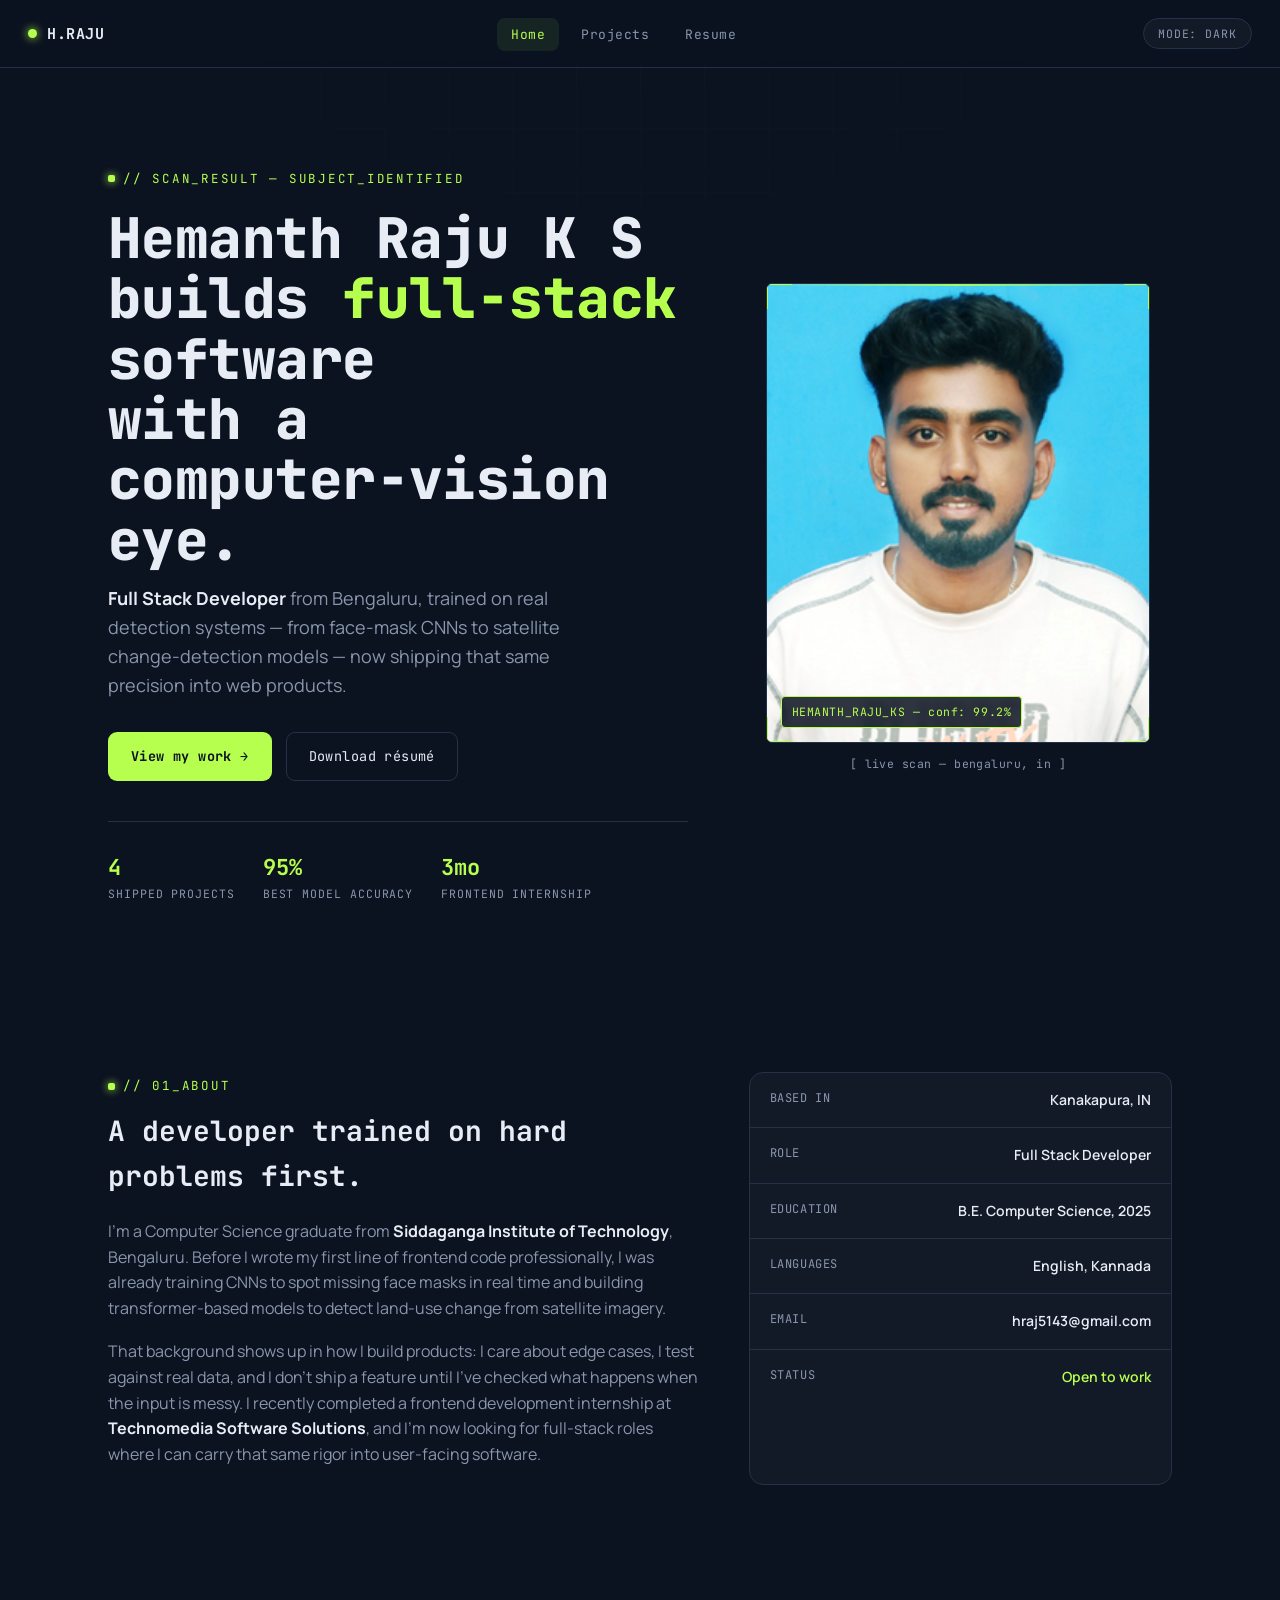
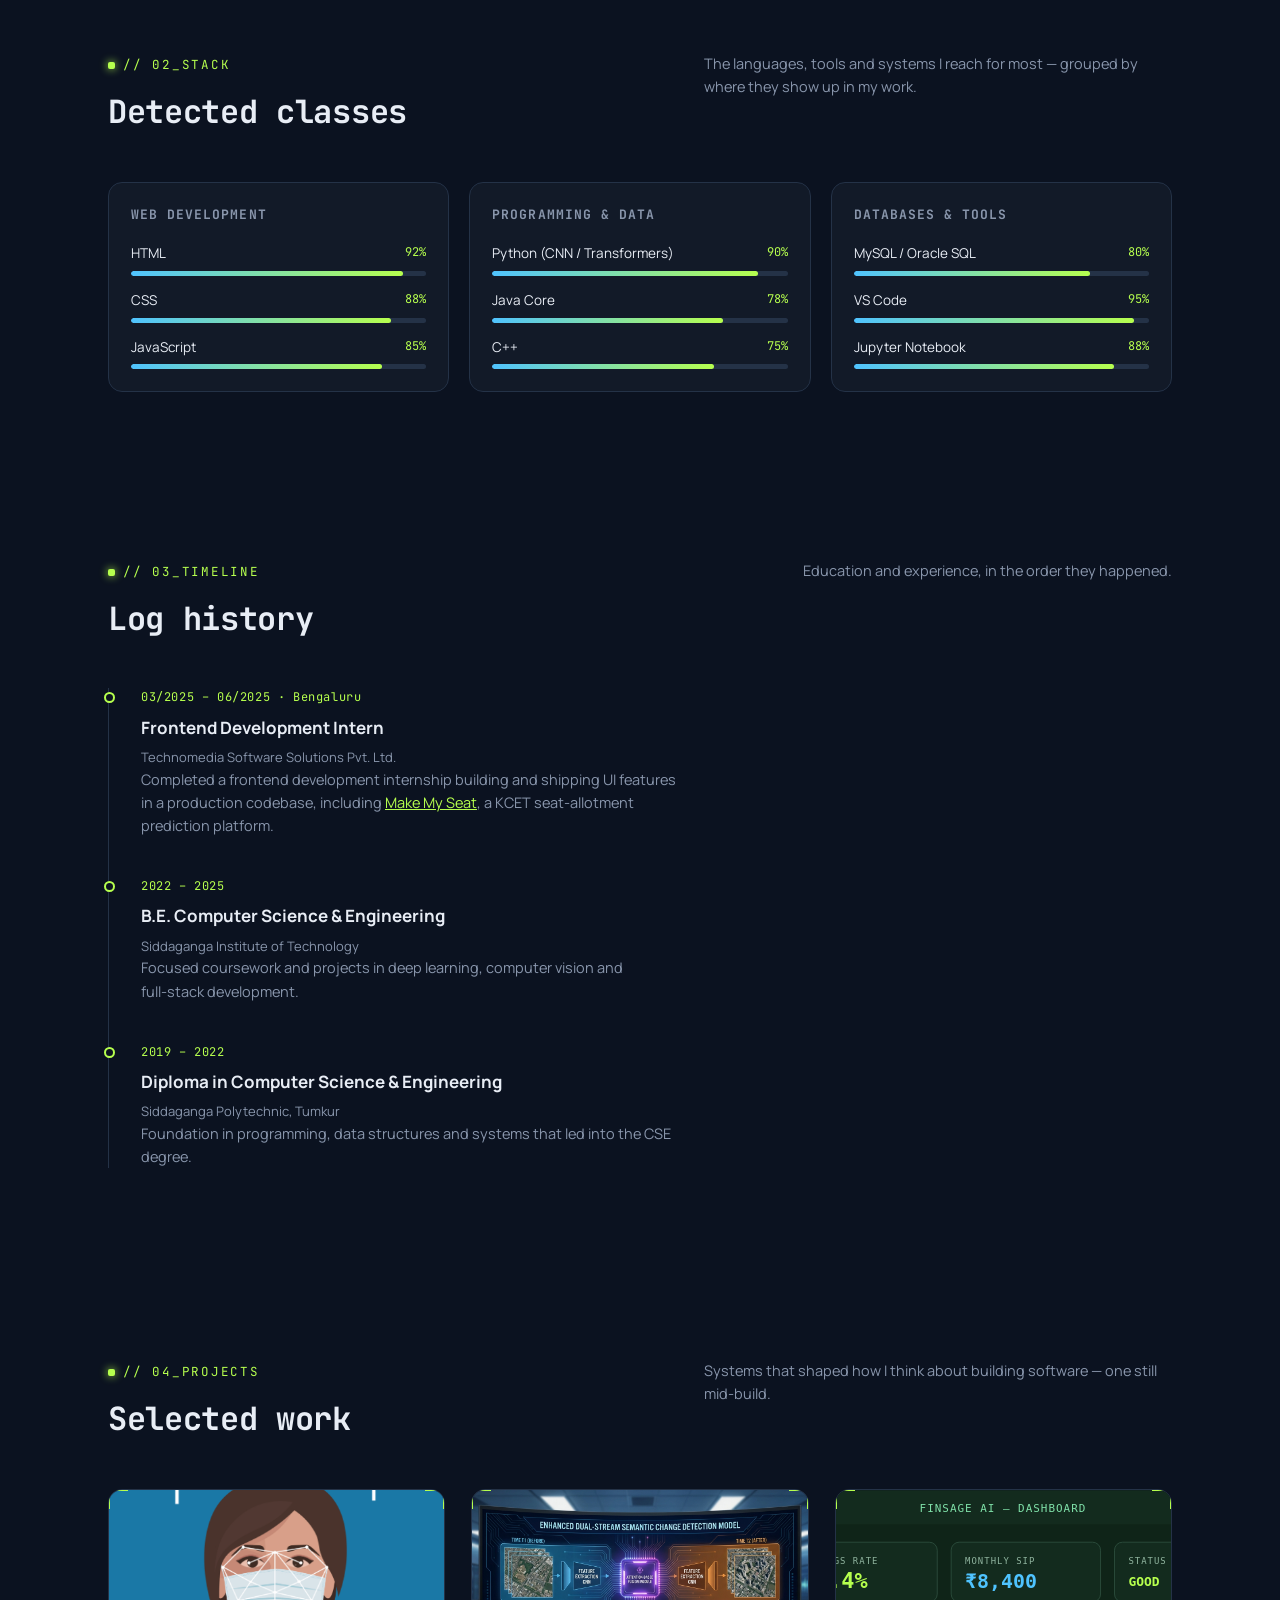
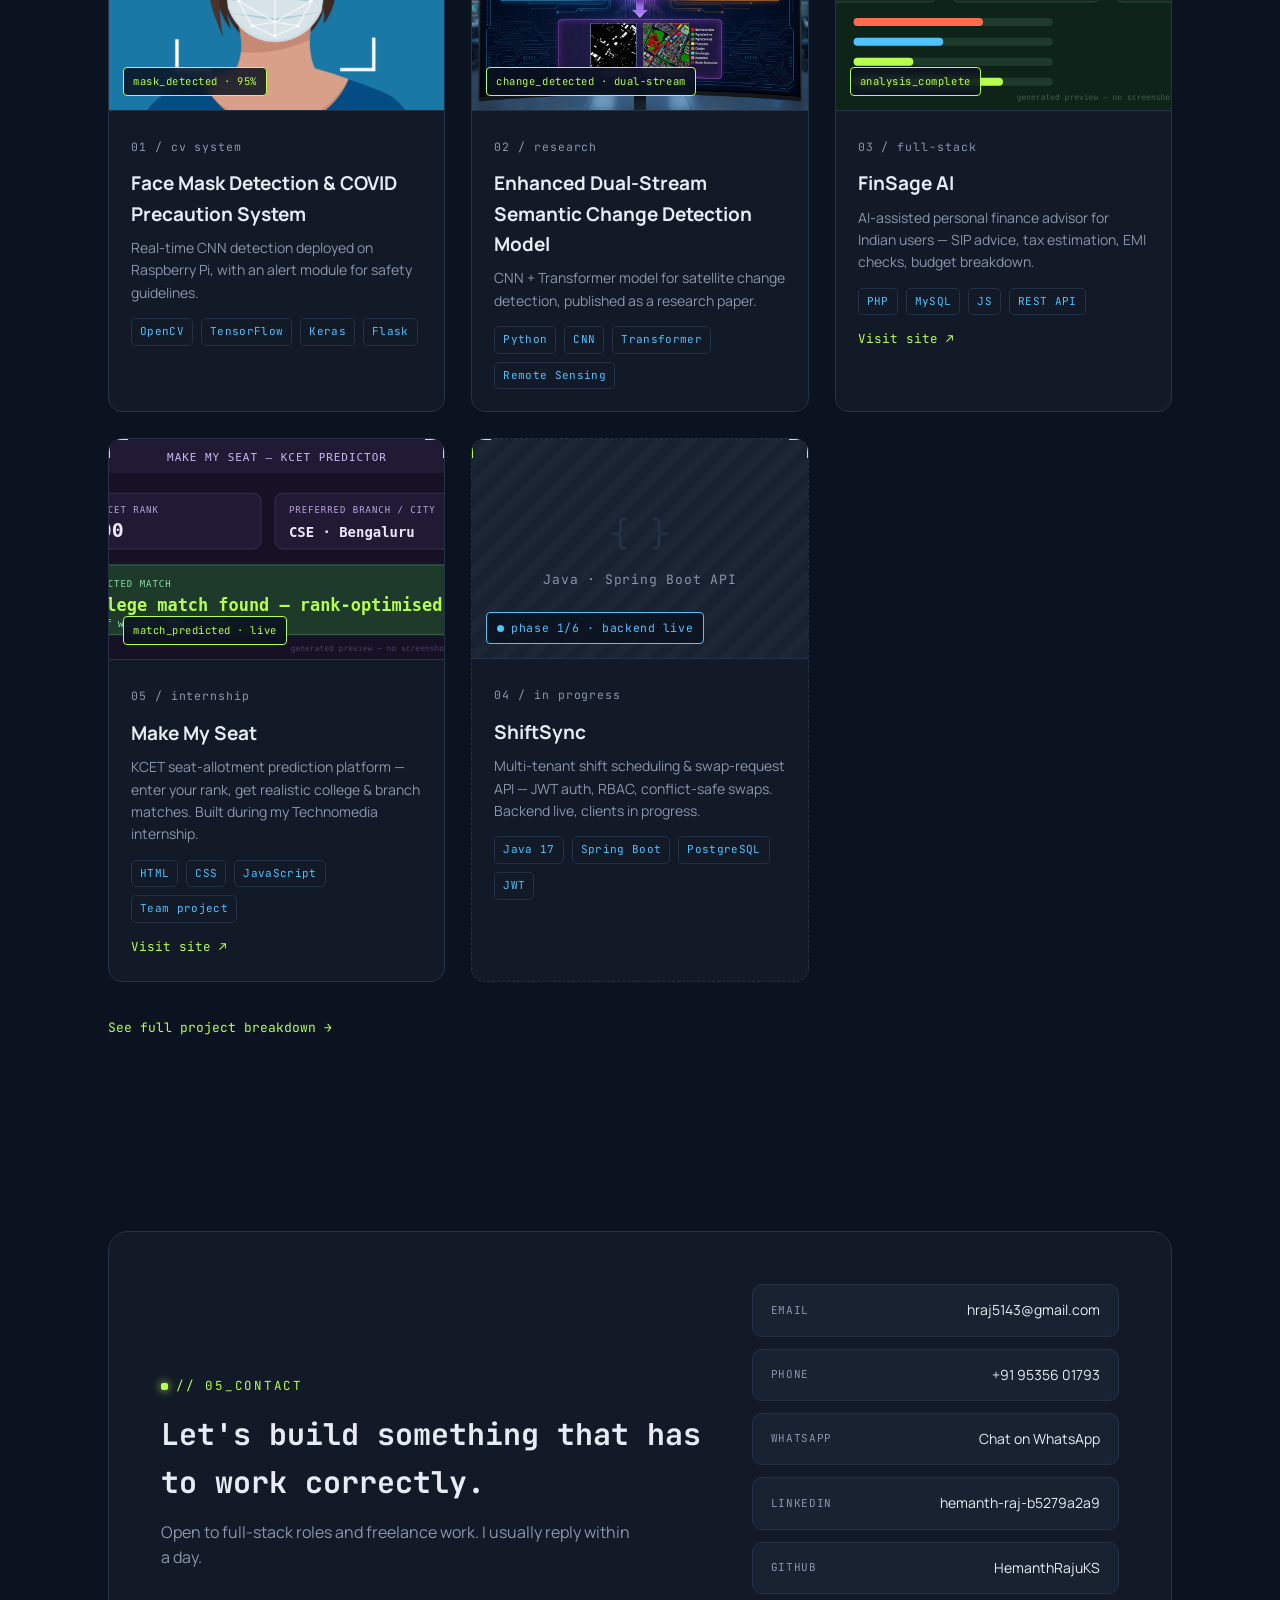
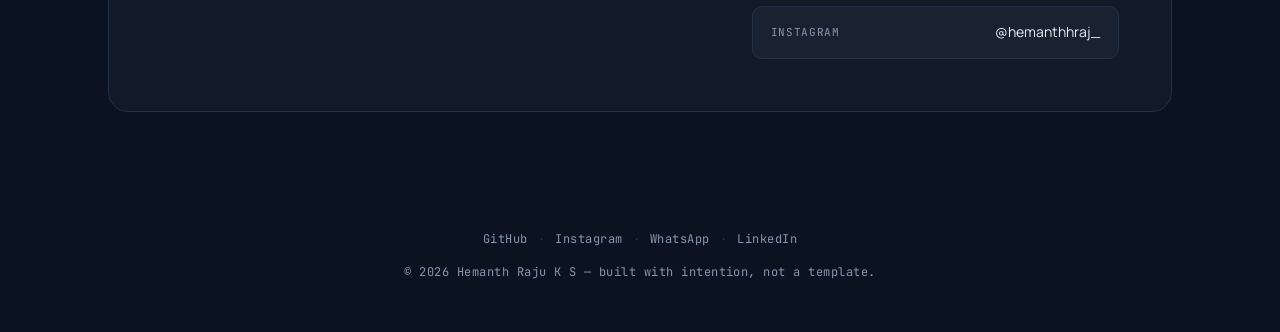
<file: index.html>
<!DOCTYPE html>
<html lang="en">
<head>
<meta charset="UTF-8">
<meta name="viewport" content="width=device-width, initial-scale=1.0">
<title>Hemanth Raju K S — Full Stack Developer</title>
<meta name="description" content="Portfolio of Hemanth Raju K S — Full Stack Developer with a background in computer vision and deep learning.">
<link rel="stylesheet" href="style.css">
<script defer src="script.js"></script>
</head>
<body>

<nav>
  <a href="index.html" class="brand"><span class="dot"></span>H.RAJU</a>
  <ul>
    <li><a href="index.html">Home</a></li>
    <li><a href="projects.html">Projects</a></li>
    <li><a href="resume.html">Resume</a></li>
  </ul>
  <div class="nav-right">
    <button id="modeToggle" onclick="toggleMode()">MODE: DARK</button>
  </div>
</nav>

<!-- ============ HERO ============ -->
<header class="hero">
  <div class="wrap hero-grid">
    <div class="hero-copy">
      <span class="tag">// scan_result — subject_identified</span>
      <h1>Hemanth Raju K S<br>builds <span>full‑stack</span> software<br>with a computer‑vision eye.</h1>
      <p class="hero-role">
        <strong>Full Stack Developer</strong> from Bengaluru, trained on real detection systems —
        from face‑mask CNNs to satellite change‑detection models — now shipping that same
        precision into web products.
      </p>
      <div class="hero-actions">
        <a href="projects.html" class="btn btn-primary">View my work →</a>
        <a href="HEMANTH-RAJU-KS-Resume.pdf" class="btn btn-ghost" download>Download résumé</a>
      </div>
      <div class="hero-meta">
        <div><div class="num">4</div><div class="lbl">Shipped projects</div></div>
        <div><div class="num">95%</div><div class="lbl">Best model accuracy</div></div>
        <div><div class="num">3mo</div><div class="lbl">Frontend internship</div></div>
      </div>
    </div>

    <div class="viewport">
      <div class="viewport-frame">
        <span class="corner tl"></span>
        <span class="corner tr"></span>
        <span class="corner bl"></span>
        <span class="corner br"></span>
        <span class="scanline"></span>
        <img src="images/profile.jpeg" alt="Portrait of Hemanth Raju K S">
        <span class="detect-tag">HEMANTH_RAJU_KS — conf: 99.2%</span>
      </div>
      <p class="viewport-caption">[ live scan — bengaluru, in ]</p>
    </div>
  </div>
</header>

<!-- ============ ABOUT ============ -->
<section id="about">
  <div class="wrap about-grid">
    <div class="reveal">
      <span class="tag">// 01_about</span>
      <h2 style="font-family:var(--mono); font-size:28px; margin:12px 0 20px;">A developer trained on hard problems first.</h2>
      <div class="about-text">
        <p>
          I'm a Computer Science graduate from <strong>Siddaganga Institute of Technology</strong>,
          Bengaluru. Before I wrote my first line of frontend code professionally, I was already
          training CNNs to spot missing face masks in real time and building transformer‑based
          models to detect land‑use change from satellite imagery.
        </p>
        <p>
          That background shows up in how I build products: I care about edge cases, I test against
          real data, and I don't ship a feature until I've checked what happens when the input is
          messy. I recently completed a frontend development internship at
          <strong>Technomedia Software Solutions</strong>, and I'm now looking for full‑stack roles
          where I can carry that same rigor into user‑facing software.
        </p>
      </div>
    </div>
    <div class="fact-list reveal">
      <div><span class="k">Based in</span><span class="v">Kanakapura, IN</span></div>
      <div><span class="k">Role</span><span class="v">Full Stack Developer</span></div>
      <div><span class="k">Education</span><span class="v">B.E. Computer Science, 2025</span></div>
      <div><span class="k">Languages</span><span class="v">English, Kannada</span></div>
      <div><span class="k">Email</span><span class="v">hraj5143@gmail.com</span></div>
      <div><span class="k">Status</span><span class="v" style="color:var(--detect)">Open to work</span></div>
    </div>
  </div>
</section>

<!-- ============ SKILLS ============ -->
<section id="skills" class="tight">
  <div class="wrap">
    <div class="section-head reveal">
      <div>
        <span class="tag">// 02_stack</span>
        <h2>Detected classes</h2>
      </div>
      <p class="section-sub">The languages, tools and systems I reach for most — grouped by where they show up in my work.</p>
    </div>

    <div class="skill-groups">
      <div class="skill-card reveal">
        <h3>Web Development</h3>
        <div class="skill-row"><div class="top"><span>HTML</span><span>92%</span></div><div class="bar"><i style="width:92%"></i></div></div>
        <div class="skill-row"><div class="top"><span>CSS</span><span>88%</span></div><div class="bar"><i style="width:88%"></i></div></div>
        <div class="skill-row"><div class="top"><span>JavaScript</span><span>85%</span></div><div class="bar"><i style="width:85%"></i></div></div>
      </div>

      <div class="skill-card reveal">
        <h3>Programming &amp; Data</h3>
        <div class="skill-row"><div class="top"><span>Python (CNN / Transformers)</span><span>90%</span></div><div class="bar"><i style="width:90%"></i></div></div>
        <div class="skill-row"><div class="top"><span>Java Core</span><span>78%</span></div><div class="bar"><i style="width:78%"></i></div></div>
        <div class="skill-row"><div class="top"><span>C++</span><span>75%</span></div><div class="bar"><i style="width:75%"></i></div></div>
      </div>

      <div class="skill-card reveal">
        <h3>Databases &amp; Tools</h3>
        <div class="skill-row"><div class="top"><span>MySQL / Oracle SQL</span><span>80%</span></div><div class="bar"><i style="width:80%"></i></div></div>
        <div class="skill-row"><div class="top"><span>VS Code</span><span>95%</span></div><div class="bar"><i style="width:95%"></i></div></div>
        <div class="skill-row"><div class="top"><span>Jupyter Notebook</span><span>88%</span></div><div class="bar"><i style="width:88%"></i></div></div>
      </div>
    </div>
  </div>
</section>

<!-- ============ EXPERIENCE / TIMELINE ============ -->
<section id="experience">
  <div class="wrap">
    <div class="section-head reveal">
      <div>
        <span class="tag">// 03_timeline</span>
        <h2>Log history</h2>
      </div>
      <p class="section-sub">Education and experience, in the order they happened.</p>
    </div>

    <div class="timeline reveal">
      <div class="tl-item">
        <div class="tl-time">03/2025 – 06/2025 · Bengaluru</div>
        <h3>Frontend Development Intern</h3>
        <p class="place">Technomedia Software Solutions Pvt. Ltd.</p>
        <p>Completed a frontend development internship building and shipping UI features in a production codebase, including <a href="https://makemyseat.technomediasoft.com/" target="_blank" rel="noopener" style="color:var(--detect);">Make My Seat</a>, a KCET seat-allotment prediction platform.</p>
      </div>
      <div class="tl-item">
        <div class="tl-time">2022 – 2025</div>
        <h3>B.E. Computer Science &amp; Engineering</h3>
        <p class="place">Siddaganga Institute of Technology</p>
        <p>Focused coursework and projects in deep learning, computer vision and full‑stack development.</p>
      </div>
      <div class="tl-item">
        <div class="tl-time">2019 – 2022</div>
        <h3>Diploma in Computer Science &amp; Engineering</h3>
        <p class="place">Siddaganga Polytechnic, Tumkur</p>
        <p>Foundation in programming, data structures and systems that led into the CSE degree.</p>
      </div>
    </div>
  </div>
</section>

<!-- ============ PROJECTS PREVIEW ============ -->
<section id="work">
  <div class="wrap">
    <div class="section-head reveal">
      <div>
        <span class="tag">// 04_projects</span>
        <h2>Selected work</h2>
      </div>
      <p class="section-sub">Systems that shaped how I think about building software — one still mid-build.</p>
    </div>

    <div class="project-grid">
      <div class="project-card reveal" onclick="showProjectDetails('Face Mask Detection & COVID Precaution System', 'Real-time CNN-based detection system built with OpenCV and TensorFlow/Keras, deployed via Flask on a Raspberry Pi. Flags whether a person is wearing a mask and triggers a COVID precaution module with safety-guideline alerts when one is missing. Reached 95% accuracy on the test dataset.', 'mask_detected · conf 95%')">
        <div class="project-media">
          <span class="corner tl"></span>
          <span class="corner tr"></span>
          <span class="detect-tag">mask_detected · 95%</span>
          <img src="images/project-facemask.png" alt="Face mask detection system screenshot with bounding boxes">
        </div>
        <div class="project-body">
          <span class="index">01 / cv system</span>
          <h3>Face Mask Detection &amp; COVID Precaution System</h3>
          <p>Real-time CNN detection deployed on Raspberry Pi, with an alert module for safety guidelines.</p>
          <div class="stack-row">
            <span class="chip">OpenCV</span>
            <span class="chip">TensorFlow</span>
            <span class="chip">Keras</span>
            <span class="chip">Flask</span>
          </div>
        </div>
      </div>

      <div class="project-card reveal" onclick="showProjectDetails('Enhanced Dual-Stream Semantic Change Detection Model', 'A deep learning model combining CNN and Transformer architectures to detect change in satellite and aerial imagery — land-use shifts, urban growth, and more. Improved detection accuracy through extensive training and optimization on benchmark datasets, and formed the basis of a published research paper.', 'change_detected · dual-stream')">
        <div class="project-media">
          <span class="corner tl"></span>
          <span class="corner tr"></span>
          <span class="detect-tag">change_detected · dual-stream</span>
          <img src="images/project-satellite.jpg" alt="Satellite imagery change detection comparison">
        </div>
        <div class="project-body">
          <span class="index">02 / research</span>
          <h3>Enhanced Dual-Stream Semantic Change Detection Model</h3>
          <p>CNN + Transformer model for satellite change detection, published as a research paper.</p>
          <div class="stack-row">
            <span class="chip">Python</span>
            <span class="chip">CNN</span>
            <span class="chip">Transformer</span>
            <span class="chip">Remote Sensing</span>
          </div>
        </div>
      </div>

      <div class="project-card reveal" onclick="showProjectDetails('FinSage AI', 'A personal finance advisor web app built for Indian users. Users enter income and expenses and get a full financial health report: savings-rate status, overspend warnings, SIP and investment suggestions, income-tax estimation for FY 24-25 under both regimes, EMI/debt burden checks, and a colour-coded budget breakdown. Full auth (register/login), a MySQL-backed dashboard, and a JSON API endpoint for the analysis engine.', 'analysis_complete · php + mysql')">
        <div class="project-media">
          <span class="corner tl"></span>
          <span class="corner tr"></span>
          <span class="detect-tag">analysis_complete</span>
          <img src="images/project-finsage.svg" alt="FinSage AI dashboard mockup">
        </div>
        <div class="project-body">
          <span class="index">03 / full-stack</span>
          <h3>FinSage AI</h3>
          <p>AI-assisted personal finance advisor for Indian users — SIP advice, tax estimation, EMI checks, budget breakdown.</p>
          <div class="stack-row">
            <span class="chip">PHP</span>
            <span class="chip">MySQL</span>
            <span class="chip">JS</span>
            <span class="chip">REST API</span>
          </div>
          <a class="more-link project-visit" href="http://chaitrafinanceadvisor.free.nf" target="_blank" rel="noopener" onclick="event.stopPropagation()">Visit site ↗</a>
        </div>
      </div>

      <div class="project-card reveal" onclick="showProjectDetails('Make My Seat', 'A KCET (Karnataka CET) seat-allotment prediction platform, built as my capstone project during the frontend development internship at Technomedia Software Solutions. Students enter their CET rank plus a preferred branch and city, and the platform predicts realistic college matches based on historical cutoff data — so they can target the best-fit college for their rank instead of guessing. Live and in use by real KCET aspirants, built with a small team of students from Siddaganga Institute of Technology.', 'match_predicted · live')">
        <div class="project-media">
          <span class="corner tl"></span>
          <span class="corner tr"></span>
          <span class="detect-tag">match_predicted · live</span>
          <img src="images/project-makemyseat.svg" alt="Make My Seat KCET prediction platform mockup">
        </div>
        <div class="project-body">
          <span class="index">05 / internship</span>
          <h3>Make My Seat</h3>
          <p>KCET seat-allotment prediction platform — enter your rank, get realistic college &amp; branch matches. Built during my Technomedia internship.</p>
          <div class="stack-row">
            <span class="chip">HTML</span>
            <span class="chip">CSS</span>
            <span class="chip">JavaScript</span>
            <span class="chip">Team project</span>
          </div>
          <a class="more-link project-visit" href="https://makemyseat.technomediasoft.com/" target="_blank" rel="noopener" onclick="event.stopPropagation()">Visit site ↗</a>
        </div>
      </div>

      <div class="project-card processing reveal" onclick="showProjectDetails('ShiftSync', 'A multi-tenant staff scheduling and shift-swap platform, built as the shared backend for a future web app plus Android and iOS clients. Handles business + employee accounts with JWT auth and role-based access (Owner / Manager / Employee), shift creation with double-booking and max-hours-per-week prevention, and a full swap-request flow — request, claim, manager approve/reject — with conflict re-validation at approval time. Backend (Phase 1 of 6) is built on Java 17, Spring Boot, and PostgreSQL. Next up: a React + TypeScript frontend, then real-time updates and native mobile apps.', 'phase 1/6 · backend live')">
        <div class="project-media pending">
          <span class="corner tl"></span>
          <span class="corner tr"></span>
          <span class="status-processing"><span class="blip"></span>phase 1/6 · backend live</span>
          <div class="pending-glyph"><span class="big">{ }</span>Java · Spring Boot API</div>
        </div>
        <div class="project-body">
          <span class="index">04 / in progress</span>
          <h3>ShiftSync</h3>
          <p>Multi-tenant shift scheduling &amp; swap-request API — JWT auth, RBAC, conflict-safe swaps. Backend live, clients in progress.</p>
          <div class="stack-row">
            <span class="chip">Java 17</span>
            <span class="chip">Spring Boot</span>
            <span class="chip">PostgreSQL</span>
            <span class="chip">JWT</span>
          </div>
        </div>
      </div>
    </div>

    <p style="margin-top:32px;">
      <a href="projects.html" class="more-link">See full project breakdown →</a>
    </p>
  </div>
</section>

<!-- ============ CONTACT ============ -->
<section id="contact">
  <div class="wrap">
    <div class="contact-panel reveal">
      <div>
        <span class="tag">// 05_contact</span>
        <h2>Let's build something that has to work correctly.</h2>
        <p>Open to full-stack roles and freelance work. I usually reply within a day.</p>
      </div>
      <div class="contact-links">
        <a href="mailto:hraj5143@gmail.com"><span class="k">EMAIL</span> hraj5143@gmail.com</a>
        <a href="tel:+919535601793"><span class="k">PHONE</span> +91 95356 01793</a>
        <a href="https://wa.me/919535601793" target="_blank" rel="noopener"><span class="k">WHATSAPP</span> Chat on WhatsApp</a>
        <a href="https://linkedin.com/in/hemanth-raj-b5279a2a9" target="_blank" rel="noopener"><span class="k">LINKEDIN</span> hemanth-raj-b5279a2a9</a>
        <a href="https://github.com/HemanthRajuKS" target="_blank" rel="noopener"><span class="k">GITHUB</span> HemanthRajuKS</a>
        <a href="https://instagram.com/hemanthhraj_" target="_blank" rel="noopener"><span class="k">INSTAGRAM</span> @hemanthhraj_</a>
      </div>
    </div>
  </div>
</section>

<footer>
  <div class="footer-social">
    <a href="https://github.com/HemanthRajuKS" target="_blank" rel="noopener">GitHub</a>
    <span>·</span>
    <a href="https://instagram.com/hemanthhraj_" target="_blank" rel="noopener">Instagram</a>
    <span>·</span>
    <a href="https://wa.me/919535601793" target="_blank" rel="noopener">WhatsApp</a>
    <span>·</span>
    <a href="https://linkedin.com/in/hemanth-raj-b5279a2a9" target="_blank" rel="noopener">LinkedIn</a>
  </div>
  © 2026 Hemanth Raju K S — built with intention, not a template.
</footer>

<!-- Modal -->
<div id="projectModal" class="modal">
  <div class="modal-content">
    <span class="close" onclick="closeModal()">&times;</span>
    <span class="tag" id="modalTag">PROJECT</span>
    <h2 id="modalTitle"></h2>
    <p id="modalDescription"></p>
  </div>
</div>

</body>
</html>
</file>
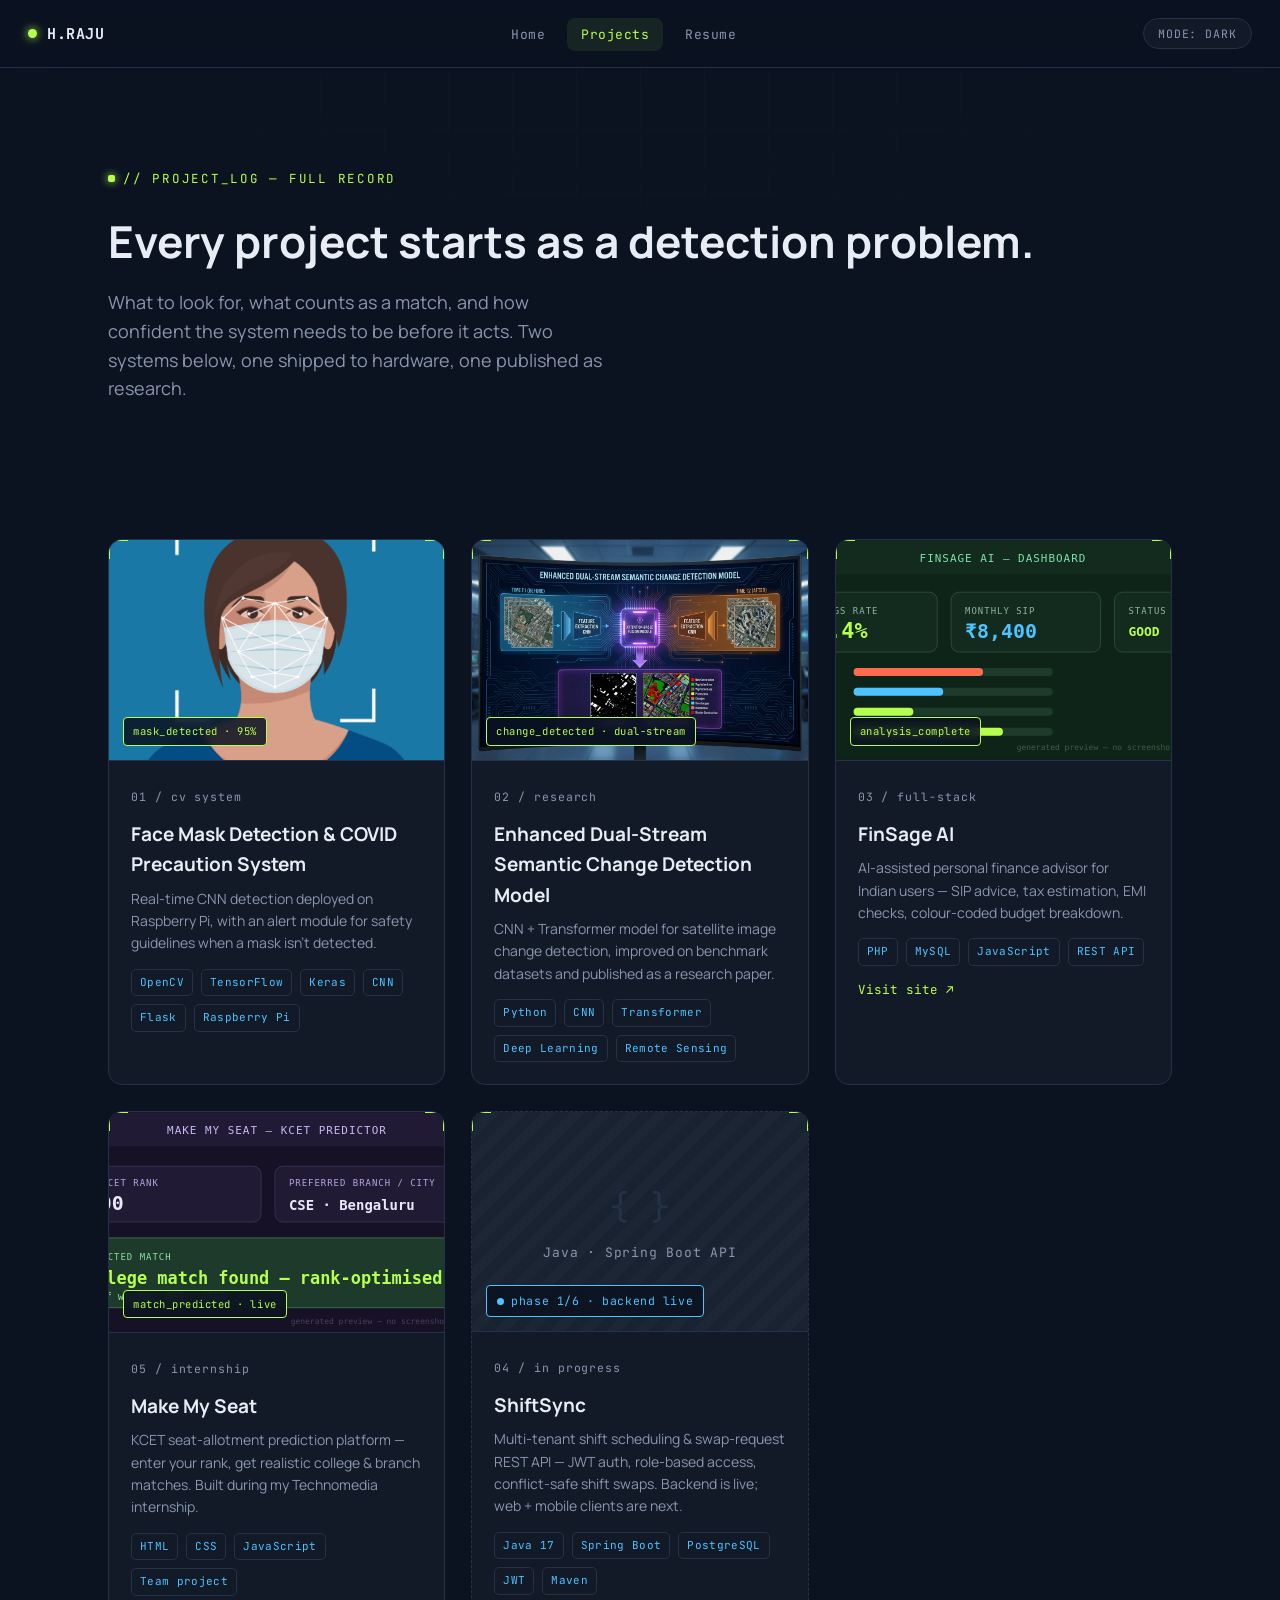
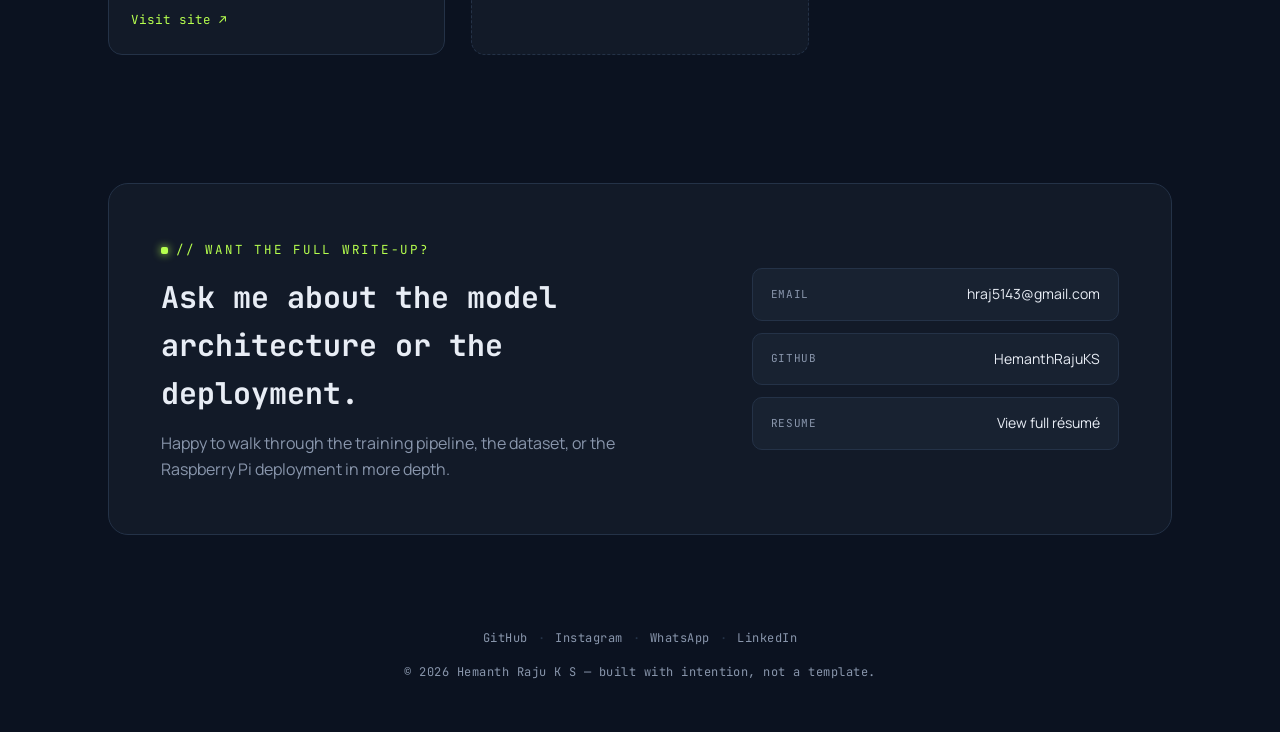
<file: projects.html>
<!DOCTYPE html>
<html lang="en">
<head>
<meta charset="UTF-8">
<meta name="viewport" content="width=device-width, initial-scale=1.0">
<title>Projects — Hemanth Raju K S</title>
<meta name="description" content="Selected computer-vision and full-stack projects by Hemanth Raju K S.">
<link rel="stylesheet" href="style.css">
<script defer src="script.js"></script>
</head>
<body>

<nav>
  <a href="index.html" class="brand"><span class="dot"></span>H.RAJU</a>
  <ul>
    <li><a href="index.html">Home</a></li>
    <li><a href="projects.html">Projects</a></li>
    <li><a href="resume.html">Resume</a></li>
  </ul>
  <div class="nav-right">
    <button id="modeToggle" onclick="toggleMode()">MODE: DARK</button>
  </div>
</nav>

<header class="hero" style="padding-bottom:40px;">
  <div class="wrap">
    <span class="tag">// project_log — full record</span>
    <h1 style="font-size:clamp(30px,4.5vw,44px); margin:16px 0 12px;">Every project starts as a detection problem.</h1>
    <p class="hero-role">What to look for, what counts as a match, and how confident the system needs to be before it acts. Two systems below, one shipped to hardware, one published as research.</p>
  </div>
</header>

<section class="tight">
  <div class="wrap">
    <div class="project-grid">

      <div class="project-card reveal" onclick="showProjectDetails('Face Mask Detection & COVID Precaution System', 'Real-time CNN-based detection system built with OpenCV and TensorFlow/Keras, deployed via Flask on a Raspberry Pi. The webcam feed is scored frame-by-frame to classify whether a person is wearing a mask. When a bare face is detected, a COVID precaution module triggers an alert and displays safety guidelines. The model reached 95% accuracy on the held-out test dataset.', 'mask_detected · conf 95%')">
        <div class="project-media">
          <span class="corner tl"></span>
          <span class="corner tr"></span>
          <span class="detect-tag">mask_detected · 95%</span>
          <img src="images/project-facemask.png" alt="Face mask detection system screenshot with bounding boxes">
        </div>
        <div class="project-body">
          <span class="index">01 / cv system</span>
          <h3>Face Mask Detection &amp; COVID Precaution System</h3>
          <p>Real-time CNN detection deployed on Raspberry Pi, with an alert module for safety guidelines when a mask isn't detected.</p>
          <div class="stack-row">
            <span class="chip">OpenCV</span>
            <span class="chip">TensorFlow</span>
            <span class="chip">Keras</span>
            <span class="chip">CNN</span>
            <span class="chip">Flask</span>
            <span class="chip">Raspberry Pi</span>
          </div>
        </div>
      </div>

      <div class="project-card reveal" onclick="showProjectDetails('Enhanced Dual-Stream Semantic Change Detection Model', 'A deep learning model combining CNN and Transformer architectures to detect change between paired satellite or aerial images — land-use shifts, urban growth, deforestation and more. Training and optimization on benchmark remote-sensing datasets improved detection accuracy over the baseline dual-stream approach, and the work was written up as a published research paper.', 'change_detected · dual-stream')">
        <div class="project-media">
          <span class="corner tl"></span>
          <span class="corner tr"></span>
          <span class="detect-tag">change_detected · dual-stream</span>
          <img src="images/project-satellite.jpg" alt="Satellite imagery change detection comparison">
        </div>
        <div class="project-body">
          <span class="index">02 / research</span>
          <h3>Enhanced Dual-Stream Semantic Change Detection Model</h3>
          <p>CNN + Transformer model for satellite image change detection, improved on benchmark datasets and published as a research paper.</p>
          <div class="stack-row">
            <span class="chip">Python</span>
            <span class="chip">CNN</span>
            <span class="chip">Transformer</span>
            <span class="chip">Deep Learning</span>
            <span class="chip">Remote Sensing</span>
          </div>
        </div>
      </div>

      <div class="project-card reveal" onclick="showProjectDetails('FinSage AI', 'A personal finance advisor web app built for Indian users. Users enter income and expenses and get a full financial health report: savings-rate status, overspend warnings, SIP and investment suggestions, income-tax estimation for FY 24-25 under both regimes, EMI/debt burden checks, and a colour-coded budget breakdown. Full auth (register/login), a MySQL-backed dashboard, and a JSON API endpoint for the analysis engine, deployable to a standard PHP host.', 'analysis_complete · php + mysql')">
        <div class="project-media">
          <span class="corner tl"></span>
          <span class="corner tr"></span>
          <span class="detect-tag">analysis_complete</span>
          <img src="images/project-finsage.svg" alt="FinSage AI dashboard mockup">
        </div>
        <div class="project-body">
          <span class="index">03 / full-stack</span>
          <h3>FinSage AI</h3>
          <p>AI-assisted personal finance advisor for Indian users — SIP advice, tax estimation, EMI checks, colour-coded budget breakdown.</p>
          <div class="stack-row">
            <span class="chip">PHP</span>
            <span class="chip">MySQL</span>
            <span class="chip">JavaScript</span>
            <span class="chip">REST API</span>
          </div>
          <a class="more-link project-visit" href="http://chaitrafinanceadvisor.free.nf" target="_blank" rel="noopener" onclick="event.stopPropagation()">Visit site ↗</a>
        </div>
      </div>

      <div class="project-card reveal" onclick="showProjectDetails('Make My Seat', 'A KCET (Karnataka CET) seat-allotment prediction platform, built as my capstone project during the frontend development internship at Technomedia Software Solutions. Students enter their CET rank plus a preferred branch and city, and the platform predicts realistic college matches based on historical cutoff data — so they can target the best-fit college for their rank instead of guessing. Live and in use by real KCET aspirants, built with a small team of students from Siddaganga Institute of Technology.', 'match_predicted · live')">
        <div class="project-media">
          <span class="corner tl"></span>
          <span class="corner tr"></span>
          <span class="detect-tag">match_predicted · live</span>
          <img src="images/project-makemyseat.svg" alt="Make My Seat KCET prediction platform mockup">
        </div>
        <div class="project-body">
          <span class="index">05 / internship</span>
          <h3>Make My Seat</h3>
          <p>KCET seat-allotment prediction platform — enter your rank, get realistic college &amp; branch matches. Built during my Technomedia internship.</p>
          <div class="stack-row">
            <span class="chip">HTML</span>
            <span class="chip">CSS</span>
            <span class="chip">JavaScript</span>
            <span class="chip">Team project</span>
          </div>
          <a class="more-link project-visit" href="https://makemyseat.technomediasoft.com/" target="_blank" rel="noopener" onclick="event.stopPropagation()">Visit site ↗</a>
        </div>
      </div>

      <div class="project-card processing reveal" onclick="showProjectDetails('ShiftSync', 'A multi-tenant staff scheduling and shift-swap platform, built as the shared backend for a future web app plus Android and iOS clients. Handles business + employee accounts with JWT auth and role-based access (Owner / Manager / Employee), shift creation with double-booking and max-hours-per-week prevention, and a full swap-request flow — request, claim, manager approve/reject — with conflict re-validation at approval time. Backend (Phase 1 of 6) is built on Java 17, Spring Boot, and PostgreSQL, with clean JSON error responses across validation, not-found, conflict, and auth failures. Next up: a React + TypeScript frontend, then WebSocket updates and native Android/iOS apps.', 'phase 1/6 · backend live')">
        <div class="project-media pending">
          <span class="corner tl"></span>
          <span class="corner tr"></span>
          <span class="status-processing"><span class="blip"></span>phase 1/6 · backend live</span>
          <div class="pending-glyph"><span class="big">{ }</span>Java · Spring Boot API</div>
        </div>
        <div class="project-body">
          <span class="index">04 / in progress</span>
          <h3>ShiftSync</h3>
          <p>Multi-tenant shift scheduling &amp; swap-request REST API — JWT auth, role-based access, conflict-safe shift swaps. Backend is live; web + mobile clients are next.</p>
          <div class="stack-row">
            <span class="chip">Java 17</span>
            <span class="chip">Spring Boot</span>
            <span class="chip">PostgreSQL</span>
            <span class="chip">JWT</span>
            <span class="chip">Maven</span>
          </div>
        </div>
      </div>

    </div>
  </div>
</section>

<section id="contact" class="tight">
  <div class="wrap">
    <div class="contact-panel reveal">
      <div>
        <span class="tag">// want the full write-up?</span>
        <h2>Ask me about the model architecture or the deployment.</h2>
        <p>Happy to walk through the training pipeline, the dataset, or the Raspberry Pi deployment in more depth.</p>
      </div>
      <div class="contact-links">
        <a href="mailto:hraj5143@gmail.com"><span class="k">EMAIL</span> hraj5143@gmail.com</a>
        <a href="https://github.com/HemanthRajuKS" target="_blank" rel="noopener"><span class="k">GITHUB</span> HemanthRajuKS</a>
        <a href="resume.html"><span class="k">RESUME</span> View full résumé</a>
      </div>
    </div>
  </div>
</section>

<footer>
  <div class="footer-social">
    <a href="https://github.com/HemanthRajuKS" target="_blank" rel="noopener">GitHub</a>
    <span>·</span>
    <a href="https://instagram.com/hemanthhraj_" target="_blank" rel="noopener">Instagram</a>
    <span>·</span>
    <a href="https://wa.me/919535601793" target="_blank" rel="noopener">WhatsApp</a>
    <span>·</span>
    <a href="https://linkedin.com/in/hemanth-raj-b5279a2a9" target="_blank" rel="noopener">LinkedIn</a>
  </div>
  © 2026 Hemanth Raju K S — built with intention, not a template.
</footer>

<!-- Modal -->
<div id="projectModal" class="modal">
  <div class="modal-content">
    <span class="close" onclick="closeModal()">&times;</span>
    <span class="tag" id="modalTag">PROJECT</span>
    <h2 id="modalTitle"></h2>
    <p id="modalDescription"></p>
  </div>
</div>

</body>
</html>
</file>
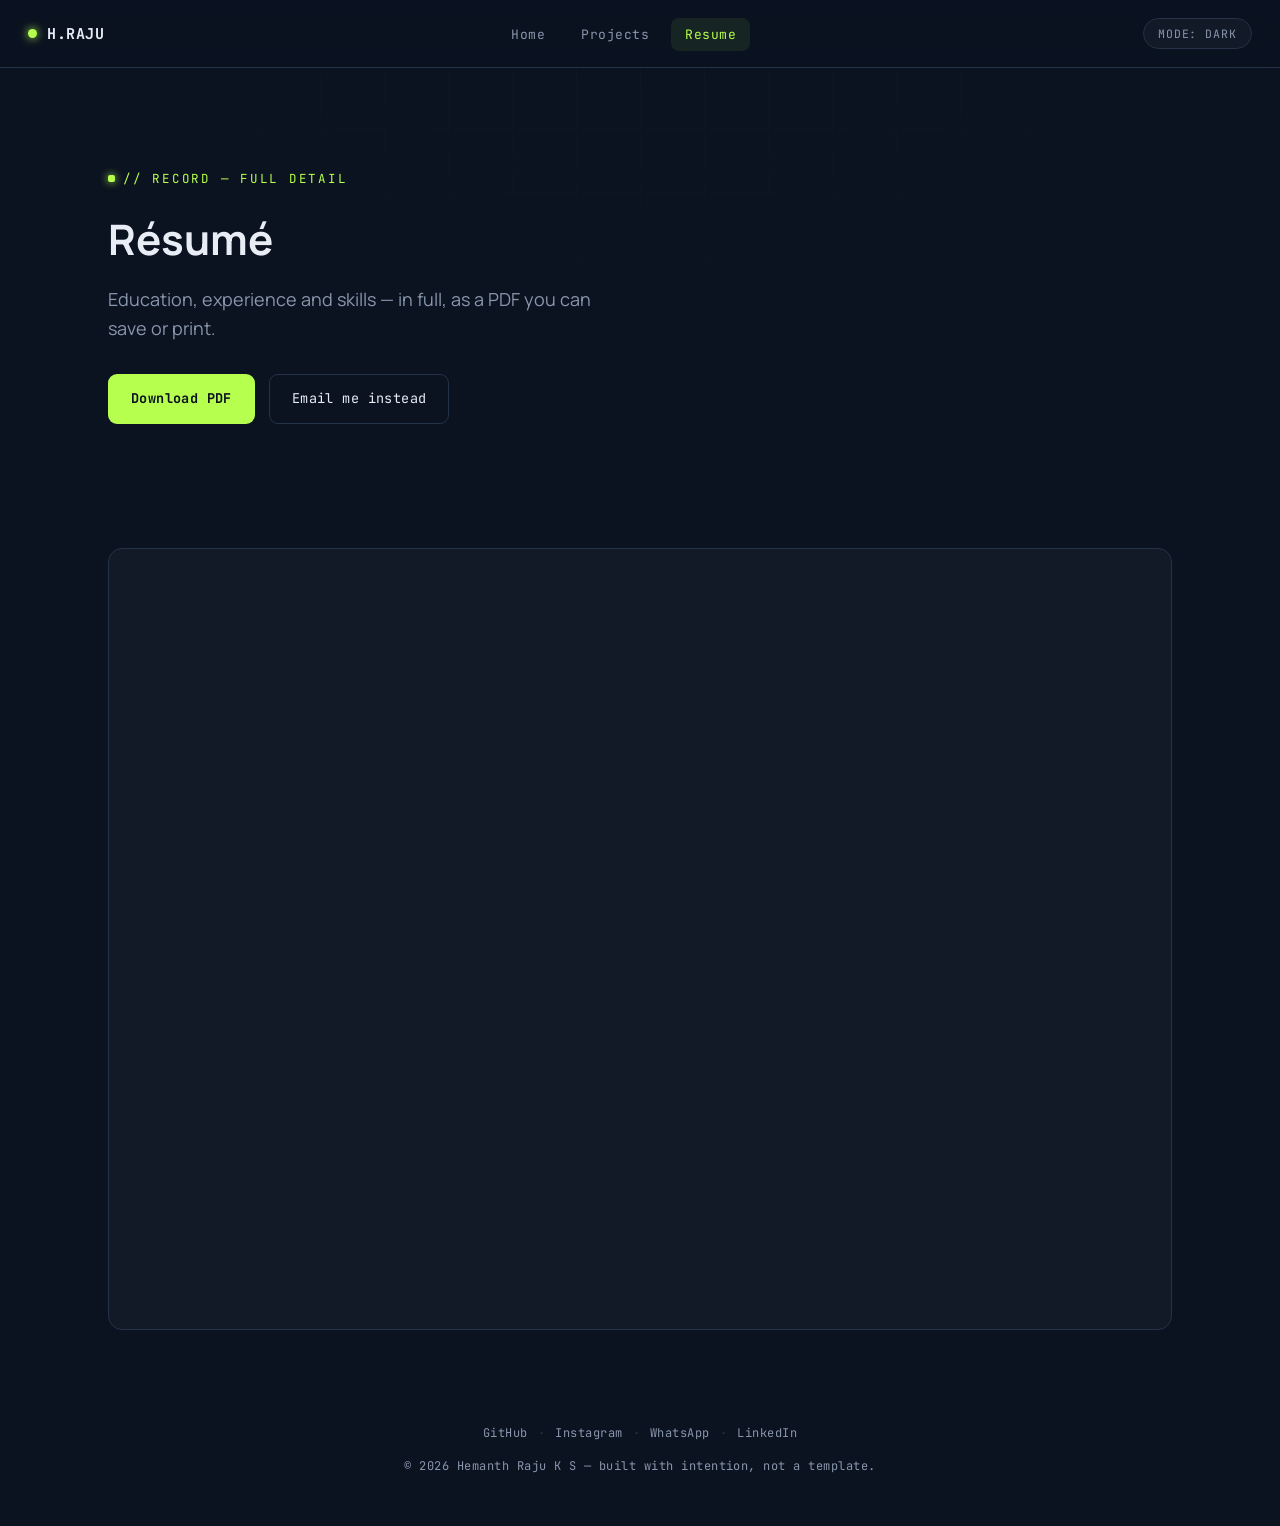
<file: resume.html>
<!DOCTYPE html>
<html lang="en">
<head>
<meta charset="UTF-8">
<meta name="viewport" content="width=device-width, initial-scale=1.0">
<title>Résumé — Hemanth Raju K S</title>
<meta name="description" content="Résumé of Hemanth Raju K S — Full Stack Developer.">
<link rel="stylesheet" href="style.css">
<script defer src="script.js"></script>
</head>
<body>

<nav>
  <a href="index.html" class="brand"><span class="dot"></span>H.RAJU</a>
  <ul>
    <li><a href="index.html">Home</a></li>
    <li><a href="projects.html">Projects</a></li>
    <li><a href="resume.html">Resume</a></li>
  </ul>
  <div class="nav-right">
    <button id="modeToggle" onclick="toggleMode()">MODE: DARK</button>
  </div>
</nav>

<header class="hero" style="padding-bottom:32px;">
  <div class="wrap">
    <span class="tag">// record — full detail</span>
    <h1 style="font-size:clamp(28px,4.5vw,42px); margin:16px 0 12px;">Résumé</h1>
    <p class="hero-role">Education, experience and skills — in full, as a PDF you can save or print.</p>
    <div class="resume-actions">
      <a href="HEMANTH-RAJU-KS-Resume.pdf" class="btn btn-primary" download>Download PDF</a>
      <a href="mailto:hraj5143@gmail.com" class="btn btn-ghost">Email me instead</a>
    </div>
  </div>
</header>

<section class="tight">
  <div class="wrap">
    <div class="resume-frame reveal">
      <iframe src="HEMANTH-RAJU-KS-Resume.pdf" title="Hemanth Raju K S résumé"></iframe>
    </div>
  </div>
</section>

<footer>
  <div class="footer-social">
    <a href="https://github.com/HemanthRajuKS" target="_blank" rel="noopener">GitHub</a>
    <span>·</span>
    <a href="https://instagram.com/hemanthhraj_" target="_blank" rel="noopener">Instagram</a>
    <span>·</span>
    <a href="https://wa.me/919535601793" target="_blank" rel="noopener">WhatsApp</a>
    <span>·</span>
    <a href="https://linkedin.com/in/hemanth-raj-b5279a2a9" target="_blank" rel="noopener">LinkedIn</a>
  </div>
  © 2026 Hemanth Raju K S — built with intention, not a template.
</footer>

</body>
</html>
</file>
<file: style.css>
/* =========================================================
   TOKENS
   Palette:
     --void      #0B1220  base background (deep slate-navy, not pure black)
     --panel     #121A28  card / panel surface
     --panel-2   #182231  raised surface (hover, modal)
     --line      #26334A  hairline borders
     --ink       #E8EDF5  primary text
     --ink-dim   #8996AC  secondary text
     --detect    #B6FF4E  primary accent — "positive detection" lime
     --alert     #FF6B4D  secondary accent — "flagged" coral
     --confidence #4FC3FF amber-blue tertiary — data/links
   Type:
     display/label -> 'JetBrains Mono' (HUD/console character, used sparingly)
     body          -> 'Manrope' (clean, humanist, readable)
   ========================================================= */

@import url('https://fonts.googleapis.com/css2?family=JetBrains+Mono:wght@400;500;700;800&family=Manrope:wght@400;500;600;700;800&display=swap');

:root{
  --void:#0B1220;
  --panel:#121A28;
  --panel-2:#182231;
  --line:#243247;
  --ink:#E8EDF5;
  --ink-dim:#8996AC;
  --detect:#B6FF4E;
  --alert:#FF6B4D;
  --confidence:#4FC3FF;

  --mono:'JetBrains Mono', ui-monospace, monospace;
  --body:'Manrope', system-ui, sans-serif;

  --container:1120px;
  --radius:14px;
}

*,*::before,*::after{ box-sizing:border-box; }

html{ scroll-behavior:smooth; }

body{
  margin:0;
  background:var(--void);
  color:var(--ink);
  font-family:var(--body);
  line-height:1.6;
  -webkit-font-smoothing:antialiased;
}

body.light{
  --void:#F4F7FB;
  --panel:#FFFFFF;
  --panel-2:#EDF1F8;
  --line:#D9E1EC;
  --ink:#101826;
  --ink-dim:#57647A;
}

/* faint scan-grid texture across the whole page */
body::before{
  content:"";
  position:fixed;
  inset:0;
  z-index:-1;
  pointer-events:none;
  background-image:
    linear-gradient(var(--line) 1px, transparent 1px),
    linear-gradient(90deg, var(--line) 1px, transparent 1px);
  background-size:64px 64px;
  opacity:.18;
  mask-image:radial-gradient(ellipse 80% 60% at 50% 0%, black 0%, transparent 70%);
}

a{ color:inherit; }

img{ max-width:100%; display:block; }

.wrap{
  max-width:var(--container);
  margin:0 auto;
  padding:0 28px;
}

::selection{ background:var(--detect); color:#0B1220; }

:focus-visible{
  outline:2px solid var(--detect);
  outline-offset:3px;
}

/* eyebrow / console-style label */
.tag{
  font-family:var(--mono);
  font-size:12.5px;
  letter-spacing:.14em;
  text-transform:uppercase;
  color:var(--detect);
  display:inline-flex;
  align-items:center;
  gap:8px;
}
.tag::before{
  content:"";
  width:7px; height:7px;
  background:var(--detect);
  border-radius:2px;
  box-shadow:0 0 8px var(--detect);
}

/* =========================================================
   NAV
   ========================================================= */
nav{
  position:sticky;
  top:0;
  z-index:100;
  display:flex;
  align-items:center;
  justify-content:space-between;
  padding:18px 28px;
  background:rgba(11,18,32,.72);
  backdrop-filter:blur(10px);
  border-bottom:1px solid var(--line);
}

body.light nav{ background:rgba(244,247,251,.8); }

.brand{
  font-family:var(--mono);
  font-weight:700;
  font-size:15px;
  letter-spacing:.04em;
  color:var(--ink);
  text-decoration:none;
  display:flex;
  align-items:center;
  gap:10px;
}
.brand .dot{
  width:9px;height:9px;border-radius:50%;
  background:var(--detect);
  box-shadow:0 0 10px var(--detect);
}

nav ul{
  display:flex;
  gap:8px;
  list-style:none;
  margin:0; padding:0;
}
nav ul a{
  font-family:var(--mono);
  font-size:13px;
  letter-spacing:.04em;
  text-decoration:none;
  color:var(--ink-dim);
  padding:8px 14px;
  border-radius:8px;
  transition:color .2s, background .2s;
}
nav ul a:hover, nav ul a.active{
  color:var(--detect);
  background:rgba(182,255,78,.08);
}

.nav-right{ display:flex; align-items:center; gap:14px; }

#modeToggle{
  font-family:var(--mono);
  font-size:11.5px;
  letter-spacing:.08em;
  color:var(--ink-dim);
  background:var(--panel);
  border:1px solid var(--line);
  border-radius:20px;
  padding:7px 14px;
  cursor:pointer;
  transition:border-color .2s, color .2s;
}
#modeToggle:hover{ border-color:var(--detect); color:var(--detect); }

/* =========================================================
   BUTTONS
   ========================================================= */
.btn{
  font-family:var(--mono);
  font-size:13.5px;
  letter-spacing:.03em;
  display:inline-flex;
  align-items:center;
  gap:8px;
  padding:13px 22px;
  border-radius:9px;
  text-decoration:none;
  cursor:pointer;
  border:1px solid transparent;
  transition:transform .18s ease, box-shadow .18s ease, background .18s ease;
}
.btn-primary{
  background:var(--detect);
  color:#0B1220;
  font-weight:700;
}
.btn-primary:hover{
  transform:translateY(-2px);
  box-shadow:0 10px 24px -8px rgba(182,255,78,.55);
}
.btn-ghost{
  background:transparent;
  color:var(--ink);
  border-color:var(--line);
}
.btn-ghost:hover{
  border-color:var(--detect);
  color:var(--detect);
}

/* =========================================================
   HERO / DETECTION VIEWPORT
   ========================================================= */
.hero{
  padding:96px 0 80px;
}
.hero-grid{
  display:grid;
  grid-template-columns:1.15fr .85fr;
  gap:56px;
  align-items:center;
}

.hero-copy h1{
  font-family:var(--mono);
  font-size:clamp(34px, 5vw, 56px);
  line-height:1.08;
  letter-spacing:-.01em;
  margin:18px 0 14px;
  font-weight:800;
}
.hero-copy h1 span{ color:var(--detect); }

.hero-role{
  font-size:18px;
  color:var(--ink-dim);
  max-width:46ch;
  margin:0 0 32px;
}
.hero-role strong{ color:var(--ink); font-weight:700; }

.hero-actions{ display:flex; gap:14px; flex-wrap:wrap; }

.hero-meta{
  display:flex;
  gap:28px;
  margin-top:40px;
  padding-top:28px;
  border-top:1px solid var(--line);
}
.hero-meta div{ font-family:var(--mono); }
.hero-meta .num{ font-size:22px; font-weight:700; color:var(--detect); }
.hero-meta .lbl{ font-size:11.5px; color:var(--ink-dim); letter-spacing:.08em; text-transform:uppercase; }

/* the signature: bounding-box viewport around the profile photo */
.viewport{
  position:relative;
  padding:22px;
}
.viewport-frame{
  position:relative;
  border:1px solid var(--line);
  border-radius:6px;
  overflow:hidden;
  background:var(--panel);
}
.viewport-frame img{
  width:100%;
  aspect-ratio:3/3.6;
  object-fit:cover;
  filter:saturate(1.02) contrast(1.02);
}
.corner{
  position:absolute;
  width:26px; height:26px;
  border:2.5px solid var(--detect);
  z-index:3;
}
.corner.tl{ top:-1px; left:-1px; border-right:none; border-bottom:none; }
.corner.tr{ top:-1px; right:-1px; border-left:none; border-bottom:none; }
.corner.bl{ bottom:-1px; left:-1px; border-right:none; border-top:none; }
.corner.br{ bottom:-1px; right:-1px; border-left:none; border-top:none; }

.scanline{
  position:absolute;
  left:0; right:0;
  height:2px;
  background:linear-gradient(90deg, transparent, var(--detect), transparent);
  opacity:.85;
  animation:scan 3.6s ease-in-out infinite;
  z-index:2;
}
@keyframes scan{
  0%{ top:4%; opacity:0; }
  8%{ opacity:.9; }
  50%{ top:94%; opacity:.9; }
  58%{ opacity:0; }
  100%{ top:94%; opacity:0; }
}

.detect-tag{
  position:absolute;
  left:14px; bottom:14px;
  z-index:3;
  background:rgba(11,18,32,.85);
  border:1px solid var(--detect);
  color:var(--detect);
  font-family:var(--mono);
  font-size:11.5px;
  letter-spacing:.05em;
  padding:6px 10px;
  border-radius:4px;
  backdrop-filter:blur(4px);
}
body.light .detect-tag{ background:rgba(255,255,255,.85); }

.viewport-caption{
  font-family:var(--mono);
  font-size:11.5px;
  color:var(--ink-dim);
  text-align:center;
  margin-top:12px;
  letter-spacing:.04em;
}

/* =========================================================
   SECTION SCAFFOLDING
   ========================================================= */
section{ padding:88px 0; }
section.tight{ padding:64px 0; }

.section-head{
  display:flex;
  align-items:baseline;
  justify-content:space-between;
  gap:24px;
  margin-bottom:44px;
  flex-wrap:wrap;
}
.section-head h2{
  font-family:var(--mono);
  font-size:clamp(24px,3vw,32px);
  margin:10px 0 0;
  font-weight:700;
  letter-spacing:-.01em;
}
.section-sub{
  color:var(--ink-dim);
  max-width:52ch;
  font-size:14.5px;
}

/* =========================================================
   ABOUT
   ========================================================= */
.about-grid{
  display:grid;
  grid-template-columns:1.4fr 1fr;
  gap:48px;
}
.about-text p{ color:var(--ink-dim); font-size:16px; margin:0 0 18px; }
.about-text strong{ color:var(--ink); }

.fact-list{
  border:1px solid var(--line);
  border-radius:var(--radius);
  background:var(--panel);
  overflow:hidden;
}
.fact-list div{
  display:flex;
  justify-content:space-between;
  gap:12px;
  padding:16px 20px;
  border-bottom:1px solid var(--line);
  font-size:14px;
}
.fact-list div:last-child{ border-bottom:none; }
.fact-list .k{ color:var(--ink-dim); font-family:var(--mono); font-size:12px; letter-spacing:.05em; text-transform:uppercase; }
.fact-list .v{ color:var(--ink); text-align:right; font-weight:600; }

/* =========================================================
   SKILLS — detected classes
   ========================================================= */
.skill-groups{
  display:grid;
  grid-template-columns:repeat(3, 1fr);
  gap:20px;
}
.skill-card{
  background:var(--panel);
  border:1px solid var(--line);
  border-radius:var(--radius);
  padding:22px;
}
.skill-card h3{
  font-family:var(--mono);
  font-size:13px;
  letter-spacing:.08em;
  text-transform:uppercase;
  color:var(--ink-dim);
  margin:0 0 18px;
}
.skill-row{ margin-bottom:14px; }
.skill-row:last-child{ margin-bottom:0; }
.skill-row .top{
  display:flex;
  justify-content:space-between;
  font-size:13.5px;
  margin-bottom:6px;
}
.skill-row .top span:last-child{ font-family:var(--mono); color:var(--detect); font-size:12px; }
.bar{
  height:5px;
  background:var(--line);
  border-radius:3px;
  overflow:hidden;
}
.bar i{
  display:block;
  height:100%;
  background:linear-gradient(90deg, var(--confidence), var(--detect));
  border-radius:3px;
}

/* =========================================================
   TIMELINE
   ========================================================= */
.timeline{
  position:relative;
  padding-left:32px;
  border-left:1px solid var(--line);
}
.tl-item{
  position:relative;
  padding-bottom:40px;
}
.tl-item:last-child{ padding-bottom:0; }
.tl-item::before{
  content:"";
  position:absolute;
  left:-37px;
  top:4px;
  width:11px; height:11px;
  border-radius:50%;
  background:var(--void);
  border:2px solid var(--detect);
}
.tl-time{
  font-family:var(--mono);
  font-size:12px;
  color:var(--detect);
  letter-spacing:.05em;
  margin-bottom:6px;
}
.tl-item h3{ margin:0 0 6px; font-size:17px; }
.tl-item p{ margin:0; color:var(--ink-dim); font-size:14.5px; max-width:60ch; }
.tl-item .place{ color:var(--ink-dim); font-size:13px; }

/* =========================================================
   PROJECTS — detection frames
   ========================================================= */
.project-grid{
  display:grid;
  grid-template-columns:repeat(auto-fit, minmax(260px, 1fr));
  gap:26px;
}
.project-card{
  background:var(--panel);
  border:1px solid var(--line);
  border-radius:var(--radius);
  overflow:hidden;
  cursor:pointer;
  transition:transform .22s ease, border-color .22s ease;
}
.project-card:hover{
  transform:translateY(-4px);
  border-color:var(--detect);
}
.project-media{
  position:relative;
  overflow:hidden;
  border-bottom:1px solid var(--line);
}
.project-media img{
  width:100%;
  height:220px;
  object-fit:cover;
  transition:transform .4s ease;
}
.project-card:hover .project-media img{ transform:scale(1.05); }
.project-media .corner{ width:20px; height:20px; }
.project-media .detect-tag{ font-size:10.5px; padding:5px 9px; }

.project-body{ padding:22px; }
.project-body .index{
  font-family:var(--mono);
  font-size:11.5px;
  color:var(--ink-dim);
  letter-spacing:.08em;
}
.project-body h3{ margin:10px 0 8px; font-size:19px; }
.project-body p{ margin:0 0 14px; color:var(--ink-dim); font-size:14px; }
.stack-row{ display:flex; flex-wrap:wrap; gap:8px; }
.chip{
  font-family:var(--mono);
  font-size:11px;
  letter-spacing:.03em;
  color:var(--confidence);
  border:1px solid var(--line);
  border-radius:5px;
  padding:4px 8px;
}

.project-card.processing{
  border-style:dashed;
  border-color:var(--line);
}
.project-card.processing:hover{ border-color:var(--confidence); }
.project-media.pending{
  height:220px;
  display:flex;
  align-items:center;
  justify-content:center;
  background:
    repeating-linear-gradient(135deg, transparent, transparent 10px, rgba(255,255,255,.02) 10px, rgba(255,255,255,.02) 20px),
    var(--panel-2);
}
.status-processing{
  position:absolute;
  left:14px; bottom:14px;
  z-index:3;
  display:inline-flex;
  align-items:center;
  gap:7px;
  background:rgba(11,18,32,.85);
  border:1px solid var(--confidence);
  color:var(--confidence);
  font-family:var(--mono);
  font-size:11.5px;
  letter-spacing:.05em;
  padding:6px 10px;
  border-radius:4px;
  backdrop-filter:blur(4px);
}
body.light .status-processing{ background:rgba(255,255,255,.85); }
.status-processing .blip{
  width:7px; height:7px;
  border-radius:50%;
  background:var(--confidence);
  animation:blip 1.4s ease-in-out infinite;
}
@keyframes blip{
  0%,100%{ opacity:.35; transform:scale(.85); }
  50%{ opacity:1; transform:scale(1.1); }
}
.pending-glyph{
  font-family:var(--mono);
  font-size:13px;
  color:var(--ink-dim);
  letter-spacing:.06em;
  text-align:center;
}
.pending-glyph .big{
  display:block;
  font-size:34px;
  color:var(--line);
  margin-bottom:8px;
}

@media (prefers-reduced-motion: reduce){
  .status-processing .blip{ animation:none; }
}

.more-link{
  font-family:var(--mono);
  font-size:13px;
  color:var(--detect);
  text-decoration:none;
  display:inline-flex;
  align-items:center;
  gap:6px;
}
.more-link:hover{ text-decoration:underline; }
.project-visit{
  margin-top:14px;
  font-size:12.5px;
}

/* =========================================================
   MODAL
   ========================================================= */
.modal{
  display:none;
  position:fixed;
  inset:0;
  z-index:1000;
  background:rgba(6,10,18,.82);
  backdrop-filter:blur(3px);
  align-items:center;
  justify-content:center;
  padding:24px;
}
.modal.open{ display:flex; }
.modal-content{
  background:var(--panel-2);
  border:1px solid var(--line);
  border-radius:16px;
  padding:34px;
  width:100%;
  max-width:560px;
  max-height:85vh;
  overflow:auto;
  position:relative;
}
.modal-content .tag{ margin-bottom:14px; }
.modal-content h2{ margin:0 0 14px; font-size:22px; }
.modal-content p{ color:var(--ink-dim); margin:0 0 18px; }
.close{
  position:absolute;
  right:22px; top:20px;
  font-size:22px;
  cursor:pointer;
  color:var(--ink-dim);
  font-family:var(--mono);
  line-height:1;
}
.close:hover{ color:var(--alert); }

/* =========================================================
   CONTACT / FOOTER
   ========================================================= */
.contact-panel{
  background:var(--panel);
  border:1px solid var(--line);
  border-radius:20px;
  padding:52px;
  display:grid;
  grid-template-columns:1.2fr .8fr;
  gap:40px;
  align-items:center;
}
.contact-panel h2{
  font-family:var(--mono);
  font-size:clamp(22px,3vw,30px);
  margin:12px 0 14px;
}
.contact-panel p{ color:var(--ink-dim); margin:0; max-width:48ch; }
.contact-links{ display:flex; flex-direction:column; gap:12px; }
.contact-links a{
  display:flex;
  justify-content:space-between;
  align-items:center;
  padding:14px 18px;
  background:var(--panel-2);
  border:1px solid var(--line);
  border-radius:10px;
  text-decoration:none;
  color:var(--ink);
  font-size:14px;
  transition:border-color .2s;
}
.contact-links a:hover{ border-color:var(--detect); color:var(--detect); }
.contact-links a span.k{ font-family:var(--mono); font-size:11px; color:var(--ink-dim); letter-spacing:.06em; }

footer{
  padding:30px 0 50px;
  text-align:center;
  color:var(--ink-dim);
  font-family:var(--mono);
  font-size:12px;
  letter-spacing:.04em;
}
.footer-social{
  display:flex;
  align-items:center;
  justify-content:center;
  gap:10px;
  margin-bottom:14px;
}
.footer-social a{
  color:var(--ink-dim);
  text-decoration:none;
  transition:color .2s;
}
.footer-social a:hover{ color:var(--detect); }
.footer-social span{ color:var(--line); }

/* =========================================================
   RESUME PAGE
   ========================================================= */
.resume-frame{
  border:1px solid var(--line);
  border-radius:var(--radius);
  overflow:hidden;
  background:var(--panel);
}
.resume-frame iframe{
  width:100%;
  height:780px;
  border:none;
  display:block;
}
.resume-actions{ display:flex; gap:14px; margin-bottom:28px; flex-wrap:wrap; }

/* =========================================================
   REVEAL ON SCROLL
   ========================================================= */
.reveal{
  opacity:0;
  transform:translateY(18px);
  transition:opacity .6s ease, transform .6s ease;
}
.reveal.in{ opacity:1; transform:none; }

@media (prefers-reduced-motion: reduce){
  .scanline{ animation:none; display:none; }
  .reveal{ opacity:1; transform:none; transition:none; }
  html{ scroll-behavior:auto; }
}

/* =========================================================
   RESPONSIVE
   ========================================================= */
@media (max-width: 900px){
  .hero-grid{ grid-template-columns:1fr; }
  .viewport{ order:-1; max-width:340px; margin:0 auto; }
  .about-grid{ grid-template-columns:1fr; }
  .skill-groups{ grid-template-columns:1fr 1fr; }
  .project-grid{ grid-template-columns:1fr; }
  .contact-panel{ grid-template-columns:1fr; padding:34px; }
}

@media (max-width: 620px){
  .wrap{ padding:0 18px; }
  nav{ padding:14px 18px; }
  nav ul{ gap:2px; }
  nav ul a{ padding:8px 9px; font-size:12px; }
  .skill-groups{ grid-template-columns:1fr; }
  .hero{ padding:56px 0 56px; }
  .hero-meta{ gap:18px; flex-wrap:wrap; }
  .contact-panel{ padding:26px; }
}
</file>
